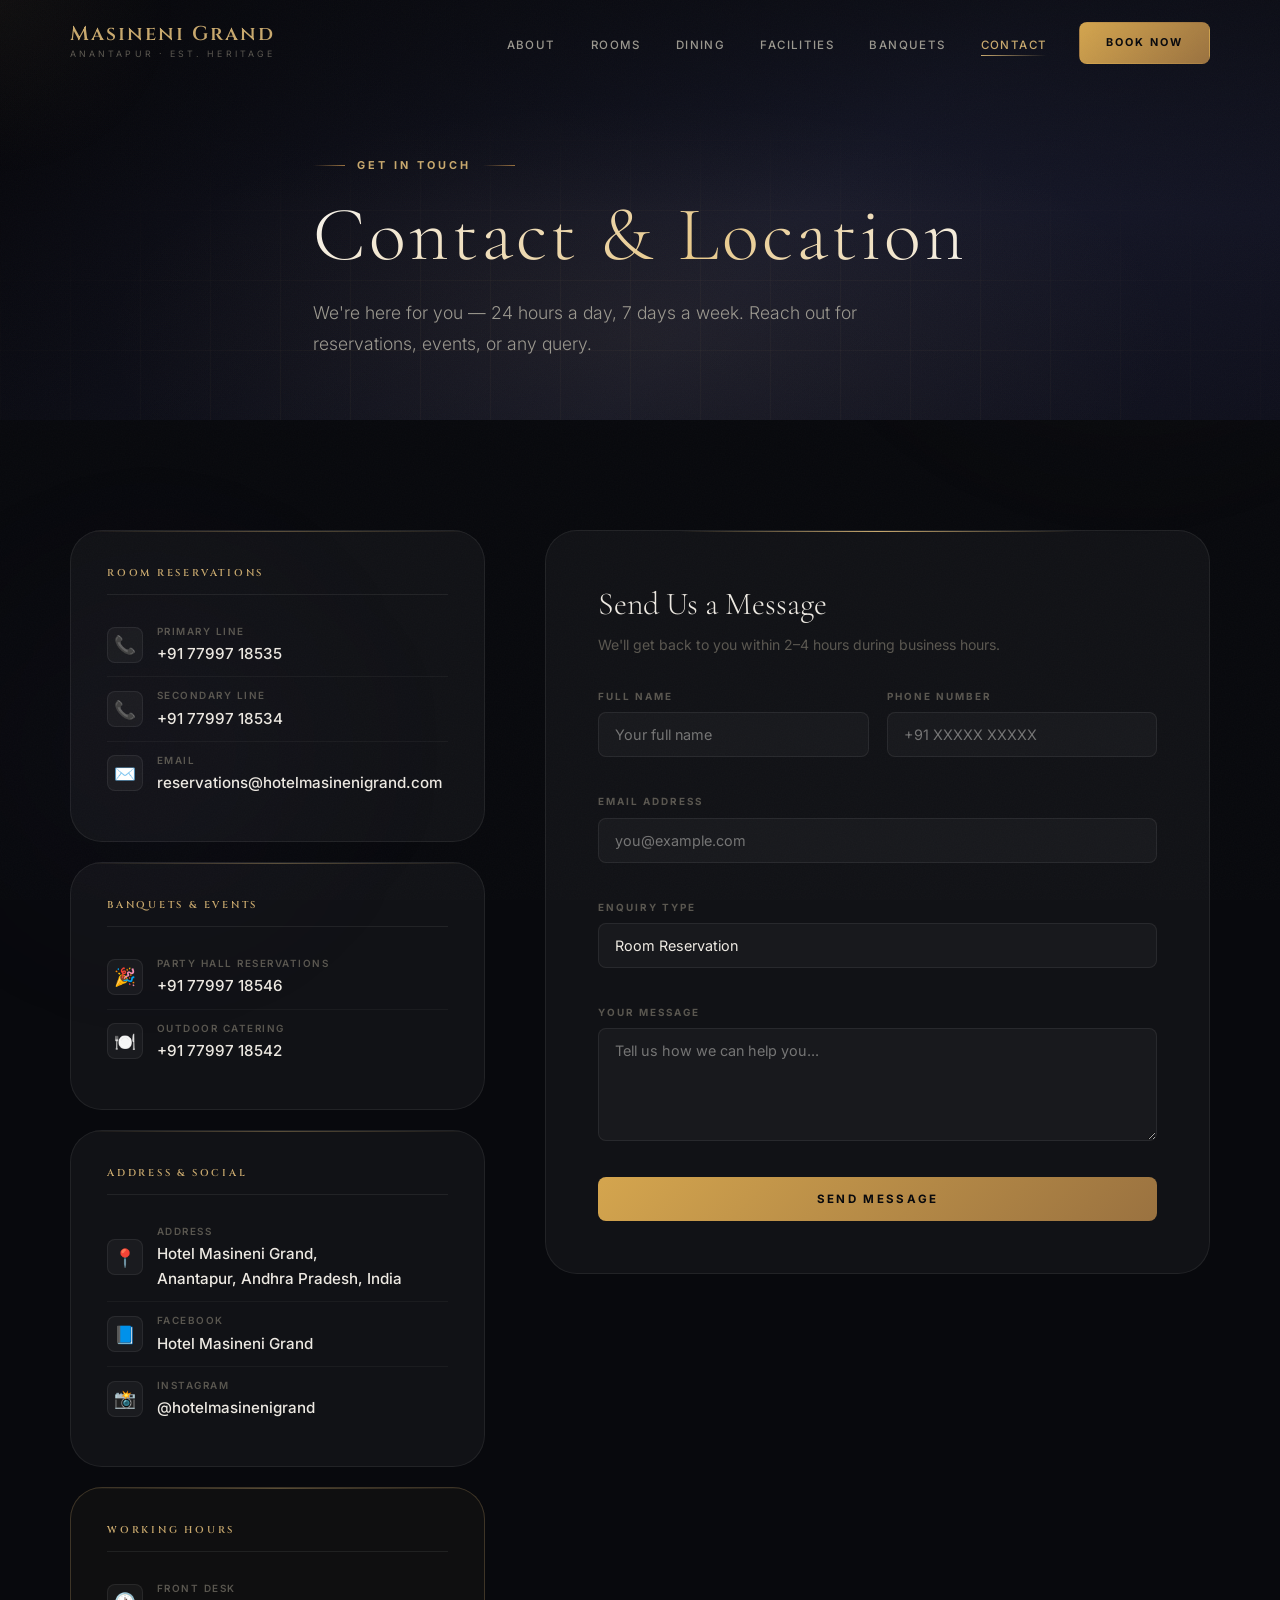
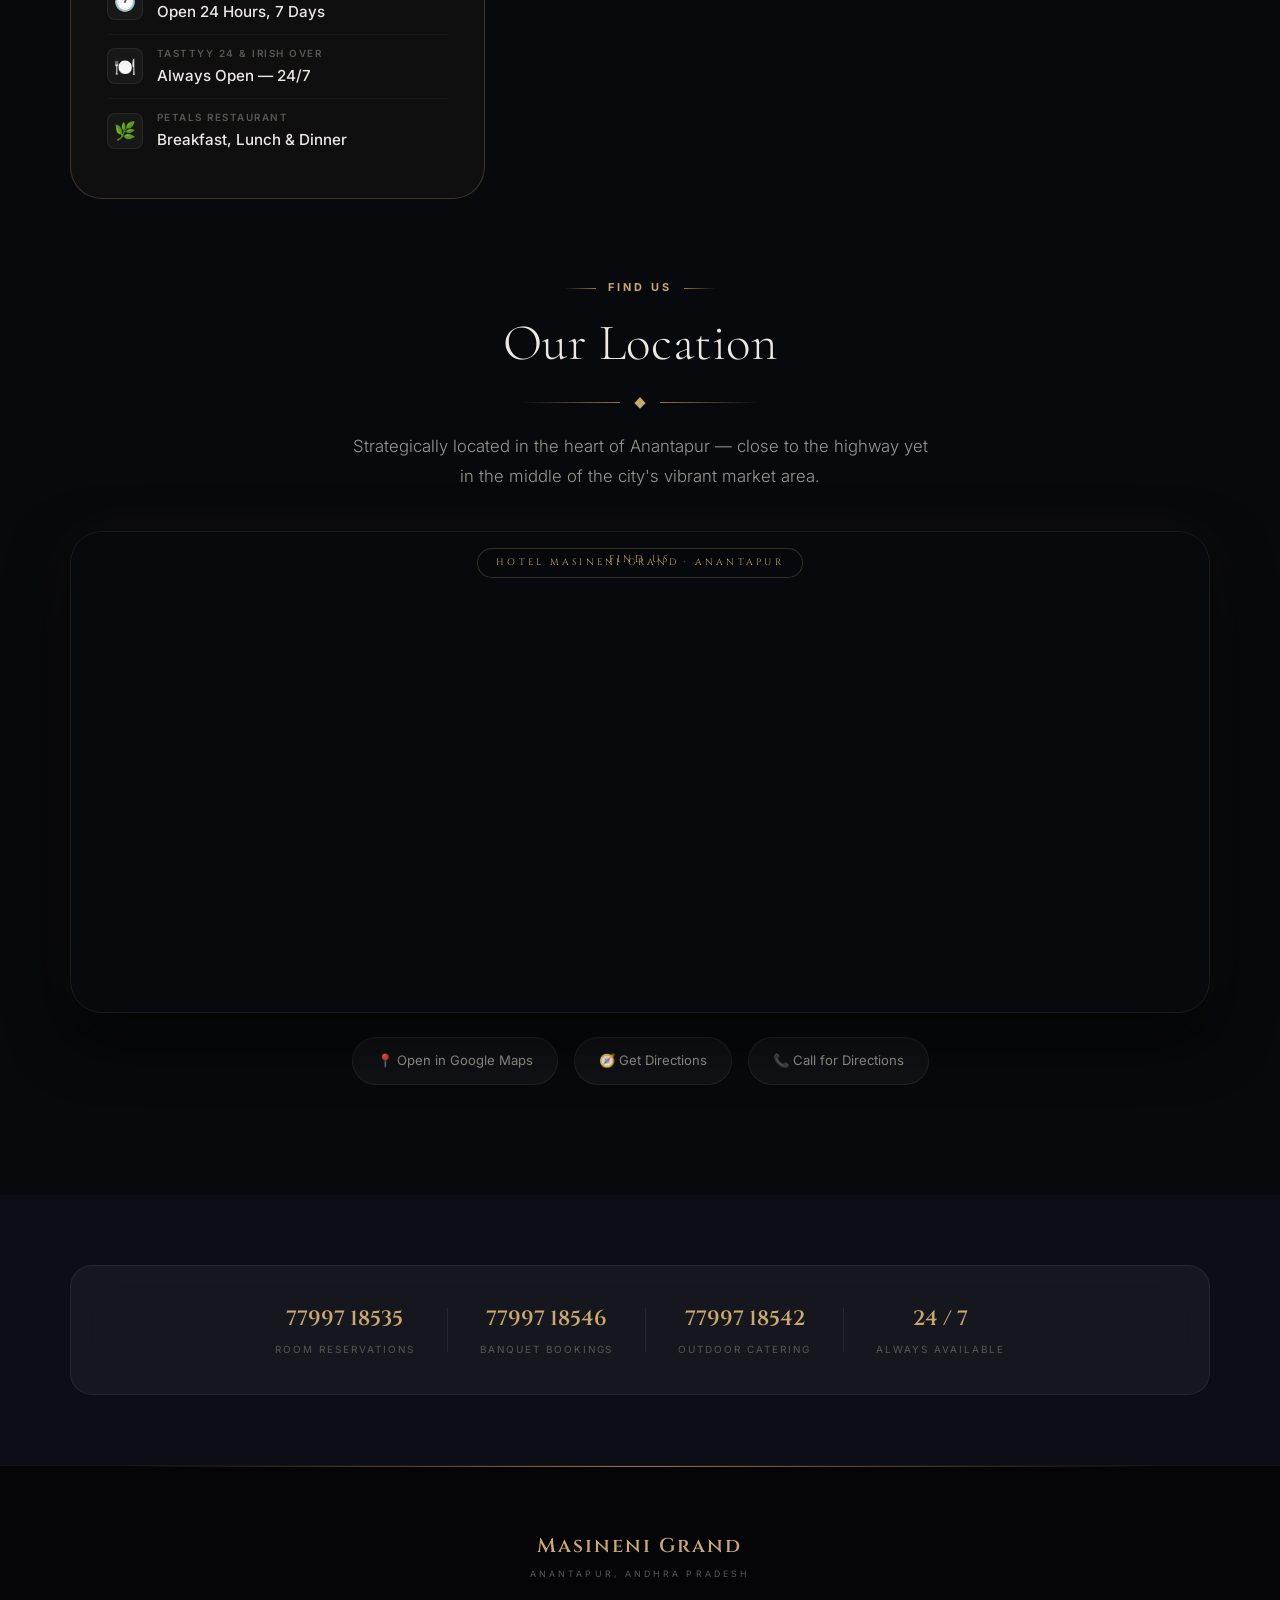
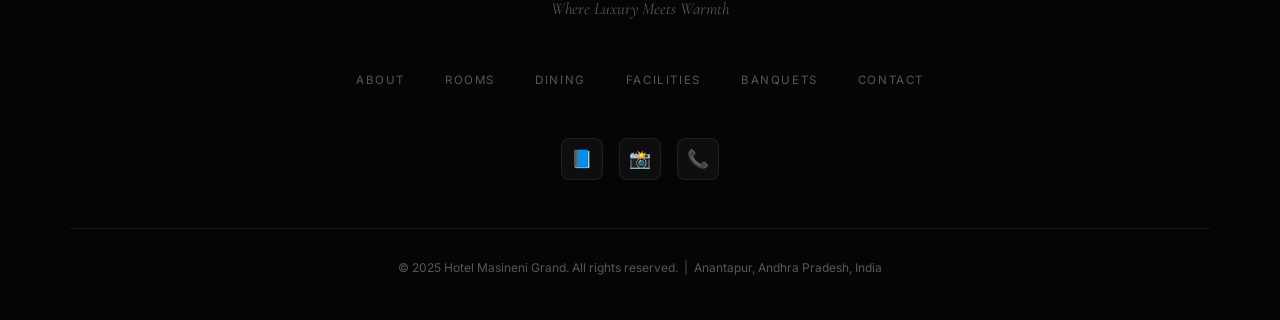
<file: contact-us.html>
<!DOCTYPE html>
<html lang="en">
<head>
  <meta charset="UTF-8" />
  <meta name="viewport" content="width=device-width, initial-scale=1.0" />
  <title>Contact Us — Hotel Masineni Grand, Anantapur</title>
  <meta name="description" content="Contact Hotel Masineni Grand, Anantapur. Reservations: +91 77997 18535. Find us on Google Maps. Email: reservations@hotelmasinenigrand.com" />
  <link rel="stylesheet" href="style.css" />
  <style>
    .contact-grid { display: grid; grid-template-columns: 1fr 1.6fr; gap: 60px; align-items: start; }
    .contact-cards { display: flex; flex-direction: column; gap: 20px; }
    .contact-card-big { padding: 36px; background: var(--glass-4); border: 1px solid var(--glass-border); border-radius: var(--radius-xl); transition: var(--transition-fast); position: relative; overflow: hidden; }
    .contact-card-big::before { content: ''; position: absolute; top: 0; left: 0; right: 0; height: 1px; background: linear-gradient(90deg, transparent, rgba(201,169,110,0.4), transparent); }
    .contact-card-big:hover { border-color: var(--glass-border-gold); }
    .contact-card-big h3 { font-family: 'Cinzel', serif; font-size: 0.62rem; font-weight: 600; letter-spacing: 0.28em; text-transform: uppercase; color: var(--gold); margin-bottom: 18px; padding-bottom: 14px; border-bottom: 1px solid var(--glass-border); }
    .contact-row { display: flex; align-items: center; gap: 14px; padding: 10px 0; border-bottom: 1px solid rgba(255,255,255,0.04); transition: var(--transition-fast); }
    .contact-row:last-child { border-bottom: none; }
    .contact-row:hover { padding-left: 4px; }
    .contact-row-icon { font-size: 1.1rem; width: 36px; height: 36px; background: var(--glass-4); border: 1px solid var(--glass-border); border-radius: var(--radius-sm); display: flex; align-items: center; justify-content: center; flex-shrink: 0; }
    .contact-row-text { flex: 1; }
    .contact-row-label { font-size: 0.62rem; font-weight: 600; letter-spacing: 0.15em; text-transform: uppercase; color: var(--text-muted); margin-bottom: 2px; }
    .contact-row-value { font-size: 0.95rem; color: var(--text-primary); font-weight: 500; transition: var(--transition-fast); }
    a.contact-row:hover .contact-row-value { color: var(--gold); }
    .form-section { background: var(--glass-4); border: 1px solid var(--glass-border); border-radius: var(--radius-xl); padding: 52px; position: relative; overflow: hidden; }
    .form-section::before { content: ''; position: absolute; top: 0; left: 20%; right: 20%; height: 1px; background: linear-gradient(90deg, transparent, var(--gold), transparent); }
    .form-grid { display: grid; grid-template-columns: 1fr 1fr; gap: 18px; }
    .form-grid .full { grid-column: span 2; }
    .maps-section-inner { margin-top: 80px; }
    .maps-header { text-align: center; margin-bottom: 40px; }
    .maps-wrapper { border-radius: var(--radius-xl); overflow: hidden; border: 1px solid var(--glass-border); box-shadow: var(--shadow-lg), 0 0 60px rgba(201,169,110,0.06); position: relative; }
    .maps-wrapper::after { content: 'HOTEL MASINENI GRAND · ANANTAPUR'; position: absolute; top: 16px; left: 50%; transform: translateX(-50%); font-family: 'Cinzel', serif; font-size: 0.58rem; letter-spacing: 0.35em; color: var(--gold); pointer-events: none; background: rgba(8,9,13,0.85); padding: 6px 18px; border-radius: var(--radius-pill); border: 1px solid var(--glass-border-gold); white-space: nowrap; }
    .maps-wrapper iframe { width: 100%; height: 480px; border: none; display: block; filter: invert(92%) hue-rotate(180deg) saturate(0.75) contrast(0.9); }
    .map-directions { display: flex; gap: 16px; justify-content: center; margin-top: 24px; flex-wrap: wrap; }
    .map-dir-btn { display: flex; align-items: center; gap: 8px; padding: 12px 24px; background: var(--glass-4); border: 1px solid var(--glass-border); border-radius: var(--radius-pill); font-size: 0.82rem; color: var(--text-secondary); transition: var(--transition-fast); }
    .map-dir-btn:hover { border-color: var(--glass-border-gold); color: var(--gold); }
    @media (max-width: 900px) { .contact-grid { grid-template-columns: 1fr; } .form-grid { grid-template-columns: 1fr; } .form-grid .full { grid-column: 1; } .form-section { padding: 32px 24px; } }
  </style>
</head>
<body>
  <div class="ambient-orb ambient-orb-1"></div>
  <div class="ambient-orb ambient-orb-2"></div>
  <nav id="navbar">
    <div class="nav-inner">
      <a href="index.html" class="logo"><span class="logo-main">Masineni Grand</span><span class="logo-sub">Anantapur · Est. Heritage</span></a>
      <ul class="nav-links" id="navLinks">
        <li><a href="aboutus.html">About</a></li>
        <li><a href="accommodation.html">Rooms</a></li>
        <li><a href="dining.html">Dining</a></li>
        <li><a href="facilities.html">Facilities</a></li>
        <li><a href="banquets.html">Banquets</a></li>
        <li><a href="contact-us.html" class="active">Contact</a></li>
      </ul>
      <a href="accommodation.html" class="btn-book-nav">Book Now</a>
      <button class="hamburger" id="hamburger"><span></span><span></span><span></span></button>
    </div>
  </nav>

  <section class="page-hero">
    <div class="page-hero-bg"></div>
    <div class="page-hero-grid"></div>
    <div class="page-hero-glow"></div>
    <div class="page-hero-overlay"></div>
    <div class="container">
      <div class="page-hero-content">
        <p class="eyebrow">Get in Touch</p>
        <h1>Contact & Location</h1>
        <p class="page-hero-desc">We're here for you — 24 hours a day, 7 days a week. Reach out for reservations, events, or any query.</p>
      </div>
    </div>
  </section>

  <!-- CONTACT -->
  <section class="section-pad">
    <div class="container">
      <div class="contact-grid">

        <!-- INFO CARDS -->
        <div class="contact-cards reveal-left">
          <div class="contact-card-big">
            <h3>Room Reservations</h3>
            <a href="tel:7799718535" class="contact-row">
              <div class="contact-row-icon">📞</div>
              <div class="contact-row-text"><p class="contact-row-label">Primary Line</p><p class="contact-row-value">+91 77997 18535</p></div>
            </a>
            <a href="tel:7799718534" class="contact-row">
              <div class="contact-row-icon">📞</div>
              <div class="contact-row-text"><p class="contact-row-label">Secondary Line</p><p class="contact-row-value">+91 77997 18534</p></div>
            </a>
            <a href="mailto:reservations@hotelmasinenigrand.com" class="contact-row">
              <div class="contact-row-icon">✉️</div>
              <div class="contact-row-text"><p class="contact-row-label">Email</p><p class="contact-row-value">reservations@hotelmasinenigrand.com</p></div>
            </a>
          </div>

          <div class="contact-card-big">
            <h3>Banquets & Events</h3>
            <a href="tel:7799718546" class="contact-row">
              <div class="contact-row-icon">🎉</div>
              <div class="contact-row-text"><p class="contact-row-label">Party Hall Reservations</p><p class="contact-row-value">+91 77997 18546</p></div>
            </a>
            <a href="tel:7799718542" class="contact-row">
              <div class="contact-row-icon">🍽️</div>
              <div class="contact-row-text"><p class="contact-row-label">Outdoor Catering</p><p class="contact-row-value">+91 77997 18542</p></div>
            </a>
          </div>

          <div class="contact-card-big">
            <h3>Address & Social</h3>
            <div class="contact-row">
              <div class="contact-row-icon">📍</div>
              <div class="contact-row-text"><p class="contact-row-label">Address</p><p class="contact-row-value">Hotel Masineni Grand,<br>Anantapur, Andhra Pradesh, India</p></div>
            </div>
            <a href="https://www.facebook.com/Hotel-Masineni-Grand-944732685580276/" target="_blank" class="contact-row">
              <div class="contact-row-icon">📘</div>
              <div class="contact-row-text"><p class="contact-row-label">Facebook</p><p class="contact-row-value">Hotel Masineni Grand</p></div>
            </a>
            <a href="https://www.instagram.com/hotelmasinenigrand/" target="_blank" class="contact-row">
              <div class="contact-row-icon">📸</div>
              <div class="contact-row-text"><p class="contact-row-label">Instagram</p><p class="contact-row-value">@hotelmasinenigrand</p></div>
            </a>
          </div>

          <div class="contact-card-big" style="background:rgba(201,169,110,0.04);border-color:var(--glass-border-gold);">
            <h3>Working Hours</h3>
            <div class="contact-row">
              <div class="contact-row-icon">🕐</div>
              <div class="contact-row-text"><p class="contact-row-label">Front Desk</p><p class="contact-row-value">Open 24 Hours, 7 Days</p></div>
            </div>
            <div class="contact-row">
              <div class="contact-row-icon">🍽️</div>
              <div class="contact-row-text"><p class="contact-row-label">Tasttyy 24 & Irish Over</p><p class="contact-row-value">Always Open — 24/7</p></div>
            </div>
            <div class="contact-row">
              <div class="contact-row-icon">🌿</div>
              <div class="contact-row-text"><p class="contact-row-label">Petals Restaurant</p><p class="contact-row-value">Breakfast, Lunch & Dinner</p></div>
            </div>
          </div>
        </div>

        <!-- MESSAGE FORM -->
        <div class="form-section reveal-right">
          <h3 style="font-family:'Cormorant Garamond',serif;font-size:2rem;font-weight:300;margin-bottom:0.5rem;">Send Us a Message</h3>
          <p style="color:var(--text-muted);font-size:0.88rem;margin-bottom:2rem;">We'll get back to you within 2–4 hours during business hours.</p>
          <form class="form-grid" onsubmit="handleContact(event)">
            <div class="cf-group"><label>Full Name</label><input type="text" id="cfName" placeholder="Your full name" required /></div>
            <div class="cf-group"><label>Phone Number</label><input type="tel" id="cfPhone" placeholder="+91 XXXXX XXXXX" /></div>
            <div class="cf-group full"><label>Email Address</label><input type="email" id="cfEmail" placeholder="you@example.com" required /></div>
            <div class="cf-group full"><label>Enquiry Type</label>
              <select>
                <option>Room Reservation</option>
                <option>Banquet / Event</option>
                <option>Dining Reservation</option>
                <option>Feedback</option>
                <option>Other</option>
              </select>
            </div>
            <div class="cf-group full"><label>Your Message</label><textarea id="cfMsg" rows="5" placeholder="Tell us how we can help you..." required></textarea></div>
            <div class="full"><button type="submit" class="btn-primary full-width">Send Message</button></div>
          </form>
        </div>

      </div>

      <!-- MAPS -->
      <div class="maps-section-inner reveal">
        <div class="maps-header">
          <p class="eyebrow centered">Find Us</p>
          <h2>Our Location</h2>
          <div class="gold-rule"><div class="gold-rule-diamond"></div></div>
          <p class="section-desc">Strategically located in the heart of Anantapur — close to the highway yet in the middle of the city's vibrant market area.</p>
        </div>
        <div class="maps-wrapper">
          <iframe
            src="https://maps.google.com/maps?q=Hotel+Masineni+Grand,+Anantapur,+Andhra+Pradesh&t=&z=15&ie=UTF8&iwloc=&output=embed"
            allowfullscreen=""
            loading="lazy"
            referrerpolicy="no-referrer-when-downgrade"
            title="Hotel Masineni Grand Location"
          ></iframe>
        </div>
        <div class="map-directions">
          <a href="https://www.google.com/maps/search/Hotel+Masineni+Grand+Anantapur" target="_blank" class="map-dir-btn">
            📍 Open in Google Maps
          </a>
          <a href="https://www.google.com/maps/dir//Hotel+Masineni+Grand+Anantapur" target="_blank" class="map-dir-btn">
            🧭 Get Directions
          </a>
          <a href="tel:7799718535" class="map-dir-btn">
            📞 Call for Directions
          </a>
        </div>
      </div>
    </div>
  </section>

  <!-- QUICK CONTACT STRIP -->
  <section class="section-pad-sm bg-dark">
    <div class="container">
      <div class="hero-stats" style="position:static;background:var(--glass-4);border:1px solid var(--glass-border);border-radius:var(--radius-lg);backdrop-filter:blur(20px);padding:36px 2rem;" class="reveal">
        <div class="stat" style="padding:0 2rem;">
          <a href="tel:7799718535" style="font-family:'Cinzel',serif;font-size:1.3rem;font-weight:600;color:var(--gold);">77997 18535</a>
          <span class="stat-label">Room Reservations</span>
        </div>
        <div class="stat-divider"></div>
        <div class="stat" style="padding:0 2rem;">
          <a href="tel:7799718546" style="font-family:'Cinzel',serif;font-size:1.3rem;font-weight:600;color:var(--gold);">77997 18546</a>
          <span class="stat-label">Banquet Bookings</span>
        </div>
        <div class="stat-divider"></div>
        <div class="stat" style="padding:0 2rem;">
          <a href="tel:7799718542" style="font-family:'Cinzel',serif;font-size:1.3rem;font-weight:600;color:var(--gold);">77997 18542</a>
          <span class="stat-label">Outdoor Catering</span>
        </div>
        <div class="stat-divider"></div>
        <div class="stat" style="padding:0 2rem;">
          <span style="font-family:'Cinzel',serif;font-size:1.3rem;font-weight:600;color:var(--gold);">24 / 7</span>
          <span class="stat-label">Always Available</span>
        </div>
      </div>
    </div>
  </section>

  <footer id="footer">
    <div class="container footer-inner">
      <div class="footer-brand"><span class="logo-main">Masineni Grand</span><span class="logo-sub">Anantapur, Andhra Pradesh</span><p class="footer-tagline">Where Luxury Meets Warmth</p></div>
      <nav class="footer-nav"><a href="aboutus.html">About</a><a href="accommodation.html">Rooms</a><a href="dining.html">Dining</a><a href="facilities.html">Facilities</a><a href="banquets.html">Banquets</a><a href="contact-us.html">Contact</a></nav>
      <div class="footer-socials"><a href="https://www.facebook.com/Hotel-Masineni-Grand-944732685580276/" target="_blank" class="social-icon">📘</a><a href="https://www.instagram.com/hotelmasinenigrand/" target="_blank" class="social-icon">📸</a><a href="tel:7799718535" class="social-icon">📞</a></div>
      <div class="footer-bottom"><p>© 2025 Hotel Masineni Grand. All rights reserved. &nbsp;|&nbsp; Anantapur, Andhra Pradesh, India</p></div>
    </div>
  </footer>

  <div class="modal-overlay" id="modalOverlay">
    <div class="modal-box">
      <div class="modal-icon">✅</div>
      <h3 id="modalTitle">Message Sent!</h3>
      <p id="modalMsg">Thank you! We'll get back to you within 2–4 hours.</p>
      <button class="btn-primary" onclick="closeModal()">Done</button>
    </div>
  </div>
  <script src="script.js"></script>
</body>
</html>
</file>
<file: style.css>
/* ========================================
   HOTEL MASINENI GRAND
   Ultra-Luxury Design System
   ======================================== */

@import url('https://fonts.googleapis.com/css2?family=Cormorant+Garamond:ital,wght@0,300;0,400;0,600;0,700;1,300;1,400;1,600&family=Inter:wght@300;400;500;600;700&family=Cinzel:wght@400;600;700&display=swap');

/* ── DESIGN TOKENS ── */
:root {
  /* Gold Palette */
  --gold-50:  #fdf8ee;
  --gold-100: #f5e9c8;
  --gold-200: #edd59f;
  --gold-300: #e0bb72;
  --gold-400: #d4a54e;  /* main gold */
  --gold-500: #c9a96e;
  --gold-600: #b8924a;
  --gold-700: #9a7240;
  --gold-800: #7a5630;
  --gold-900: #5c3d1e;
  --gold:     #c9a96e;
  --gold-light: #e8c98a;
  --gold-dark:  #9a7240;
  --gold-glow:  rgba(201, 169, 110, 0.18);

  /* Dark Palette */
  --void:     #050508;
  --midnight: #08090d;
  --dark-1:   #0d0e15;
  --dark-2:   #111220;
  --dark-3:   #161829;
  --dark-4:   #1d1f35;
  --dark-5:   #252840;

  /* Glass System */
  --glass-2:  rgba(255,255,255,0.02);
  --glass-4:  rgba(255,255,255,0.04);
  --glass-6:  rgba(255,255,255,0.06);
  --glass-8:  rgba(255,255,255,0.08);
  --glass-10: rgba(255,255,255,0.10);
  --glass-border:       rgba(255,255,255,0.07);
  --glass-border-gold:  rgba(201,169,110,0.25);
  --glass-border-hover: rgba(201,169,110,0.4);

  /* Text */
  --text-white:   #f8f5f0;
  --text-primary: #ede9e2;
  --text-secondary: #9b988f;
  --text-muted:   #5a5750;
  --text-dim:     #3a3830;

  /* Accents */
  --accent-rose:   #c9606e;
  --accent-purple: #7c5cbf;
  --accent-teal:   #3d9e8c;

  /* Shadows */
  --shadow-sm:   0 2px 12px rgba(0,0,0,0.4);
  --shadow-md:   0 8px 32px rgba(0,0,0,0.5);
  --shadow-lg:   0 24px 60px rgba(0,0,0,0.7);
  --shadow-gold: 0 0 60px rgba(201,169,110,0.15);
  --shadow-glow: 0 0 100px rgba(201,169,110,0.08);

  /* Borders */
  --radius-xs: 4px;
  --radius-sm: 8px;
  --radius-md: 14px;
  --radius-lg: 22px;
  --radius-xl: 32px;
  --radius-pill: 100px;

  /* Transitions */
  --ease:       cubic-bezier(0.25, 0.46, 0.45, 0.94);
  --ease-out:   cubic-bezier(0.00, 0.00, 0.25, 1.00);
  --ease-spring: cubic-bezier(0.34, 1.56, 0.64, 1);
  --t-fast: 0.18s;
  --t-mid:  0.38s;
  --t-slow: 0.7s;
  --transition: all var(--t-mid) var(--ease);
  --transition-fast: all var(--t-fast) var(--ease);
}

/* ── RESET ── */
*, *::before, *::after { box-sizing: border-box; margin: 0; padding: 0; }
html { scroll-behavior: smooth; scroll-padding-top: 88px; font-size: 16px; }
body {
  font-family: 'Inter', sans-serif;
  background: var(--midnight);
  color: var(--text-primary);
  overflow-x: hidden;
  line-height: 1.65;
  -webkit-font-smoothing: antialiased;
}
img, video { max-width: 100%; display: block; }
a { text-decoration: none; color: inherit; }
ul { list-style: none; }
button { cursor: pointer; font-family: inherit; }

/* ── GRAIN OVERLAY ── */
body::before {
  content: '';
  position: fixed; inset: 0;
  background-image: url("data:image/svg+xml,%3Csvg xmlns='http://www.w3.org/2000/svg' width='300' height='300'%3E%3Cfilter id='n'%3E%3CfeTurbulence type='fractalNoise' baseFrequency='0.75' numOctaves='4' stitchTiles='stitch'/%3E%3C/filter%3E%3Crect width='300' height='300' filter='url(%23n)' opacity='1'/%3E%3C/svg%3E");
  opacity: 0.025;
  pointer-events: none;
  z-index: 9999;
}

/* Ambient gradient */
.ambient-orb {
  position: fixed;
  border-radius: 50%;
  pointer-events: none;
  z-index: 0;
  filter: blur(80px);
}
.ambient-orb-1 {
  width: 700px; height: 700px;
  background: radial-gradient(circle, rgba(201,169,110,0.05) 0%, transparent 70%);
  top: -200px; right: -200px;
}
.ambient-orb-2 {
  width: 500px; height: 500px;
  background: radial-gradient(circle, rgba(124,92,191,0.04) 0%, transparent 70%);
  bottom: -100px; left: -100px;
}

/* ── SCROLLBAR ── */
::-webkit-scrollbar { width: 5px; }
::-webkit-scrollbar-track { background: var(--dark-1); }
::-webkit-scrollbar-thumb { background: linear-gradient(180deg, var(--gold-dark), var(--gold-800)); border-radius: 3px; }

/* ── TYPOGRAPHY ── */
h1 {
  font-family: 'Cinzel', serif;
  font-size: clamp(2.5rem, 6vw, 5.5rem);
  font-weight: 400;
  letter-spacing: 0.04em;
  line-height: 1.15;
}
h2 {
  font-family: 'Cormorant Garamond', serif;
  font-size: clamp(2rem, 4vw, 3.6rem);
  font-weight: 300;
  letter-spacing: 0.01em;
  line-height: 1.2;
}
h3 {
  font-family: 'Cormorant Garamond', serif;
  font-size: clamp(1.3rem, 2vw, 1.7rem);
  font-weight: 400;
  line-height: 1.3;
}
h4 {
  font-family: 'Inter', sans-serif;
  font-size: 1rem;
  font-weight: 600;
  letter-spacing: 0.02em;
}

.eyebrow {
  font-family: 'Inter', sans-serif;
  font-size: 0.68rem;
  font-weight: 700;
  letter-spacing: 0.28em;
  text-transform: uppercase;
  color: var(--gold);
  margin-bottom: 1rem;
  display: flex;
  align-items: center;
  gap: 12px;
}
.eyebrow::before, .eyebrow::after {
  content: '';
  display: block;
  height: 1px;
  background: linear-gradient(90deg, transparent, var(--gold-dark));
  flex: 0 0 32px;
}
.eyebrow.centered { justify-content: center; }
.eyebrow.centered::after { background: linear-gradient(270deg, transparent, var(--gold-dark)); }

.body-text { color: var(--text-secondary); font-size: 1rem; line-height: 1.8; margin-bottom: 1rem; font-weight: 300; }

/* ── LAYOUT ── */
.container { max-width: 1220px; margin: 0 auto; padding: 0 2.5rem; }
.section-pad { padding: 110px 0; position: relative; }
.section-pad-sm { padding: 70px 0; position: relative; }

.bg-void    { background: var(--void); }
.bg-dark    { background: var(--dark-1); }
.bg-dark-2  { background: var(--dark-2); }

.section-header {
  text-align: center;
  margin-bottom: 72px;
}
.section-header .eyebrow { margin-bottom: 1.2rem; }
.section-header h2 { margin-bottom: 1.2rem; }
.section-desc {
  color: var(--text-secondary);
  max-width: 580px;
  margin: 0 auto;
  font-size: 1.05rem;
  font-weight: 300;
  line-height: 1.8;
}

/* Gold rule divider */
.gold-rule {
  display: flex;
  align-items: center;
  gap: 16px;
  margin: 24px auto;
  max-width: 240px;
  justify-content: center;
}
.gold-rule::before, .gold-rule::after {
  content: '';
  flex: 1;
  height: 1px;
  background: linear-gradient(90deg, transparent, var(--gold-dark));
}
.gold-rule::after { background: linear-gradient(270deg, transparent, var(--gold-dark)); }
.gold-rule-diamond {
  width: 8px; height: 8px;
  background: var(--gold);
  transform: rotate(45deg);
  flex-shrink: 0;
}

/* ── BUTTONS ── */
.btn-primary {
  display: inline-flex;
  align-items: center;
  gap: 8px;
  padding: 15px 36px;
  background: linear-gradient(135deg, var(--gold-400) 0%, var(--gold-700) 100%);
  color: var(--midnight);
  font-size: 0.72rem;
  font-weight: 700;
  letter-spacing: 0.2em;
  text-transform: uppercase;
  border: none;
  border-radius: var(--radius-sm);
  position: relative;
  overflow: hidden;
  transition: var(--transition);
  white-space: nowrap;
}
.btn-primary::before {
  content: '';
  position: absolute; inset: 0;
  background: linear-gradient(135deg, var(--gold-light) 0%, var(--gold) 100%);
  opacity: 0;
  transition: var(--transition);
}
.btn-primary:hover {
  transform: translateY(-3px);
  box-shadow: 0 16px 48px rgba(201,169,110,0.4), 0 4px 12px rgba(0,0,0,0.3);
}
.btn-primary:hover::before { opacity: 1; }
.btn-primary > * { position: relative; }

.btn-ghost {
  display: inline-flex;
  align-items: center;
  gap: 8px;
  padding: 15px 36px;
  background: transparent;
  color: var(--text-primary);
  font-size: 0.72rem;
  font-weight: 600;
  letter-spacing: 0.2em;
  text-transform: uppercase;
  border: 1px solid var(--glass-border);
  border-radius: var(--radius-sm);
  transition: var(--transition);
  backdrop-filter: blur(12px);
}
.btn-ghost:hover {
  border-color: var(--gold);
  color: var(--gold);
  background: rgba(201,169,110,0.06);
  transform: translateY(-3px);
}

.btn-outline {
  display: inline-flex;
  align-items: center;
  gap: 8px;
  padding: 11px 26px;
  background: transparent;
  color: var(--gold);
  font-size: 0.7rem;
  font-weight: 700;
  letter-spacing: 0.15em;
  text-transform: uppercase;
  border: 1px solid var(--glass-border-gold);
  border-radius: var(--radius-sm);
  transition: var(--transition);
}
.btn-outline:hover {
  background: linear-gradient(135deg, var(--gold-400), var(--gold-700));
  color: var(--midnight);
  border-color: transparent;
  transform: translateY(-2px);
  box-shadow: 0 8px 24px rgba(201,169,110,0.3);
}

.full-width { width: 100%; justify-content: center; }

/* ── NAVBAR ── */
#navbar {
  position: fixed;
  top: 0; left: 0; right: 0;
  z-index: 1000;
  padding: 22px 0;
  transition: var(--transition);
}
#navbar.scrolled {
  background: rgba(8,9,13,0.92);
  backdrop-filter: blur(24px);
  -webkit-backdrop-filter: blur(24px);
  border-bottom: 1px solid var(--glass-border);
  box-shadow: 0 8px 40px rgba(0,0,0,0.5);
  padding: 14px 0;
}
.nav-inner {
  max-width: 1220px; margin: 0 auto; padding: 0 2.5rem;
  display: flex; align-items: center; gap: 2rem;
}
.logo { display: flex; flex-direction: column; margin-right: auto; }
.logo-main {
  font-family: 'Cinzel', serif;
  font-size: 1.25rem;
  font-weight: 600;
  color: var(--gold);
  letter-spacing: 0.1em;
  line-height: 1;
}
.logo-sub {
  font-size: 0.55rem;
  letter-spacing: 0.35em;
  text-transform: uppercase;
  color: var(--text-muted);
  margin-top: 3px;
}
.nav-links {
  display: flex;
  align-items: center;
  gap: 2.2rem;
}
.nav-links a {
  font-size: 0.72rem;
  font-weight: 500;
  letter-spacing: 0.12em;
  color: var(--text-secondary);
  text-transform: uppercase;
  position: relative;
  transition: var(--transition-fast);
}
.nav-links a::after {
  content: '';
  position: absolute;
  bottom: -4px; left: 0;
  width: 0; height: 1px;
  background: linear-gradient(90deg, var(--gold), transparent);
  transition: var(--transition-fast);
}
.nav-links a:hover, .nav-links a.active { color: var(--gold); }
.nav-links a:hover::after, .nav-links a.active::after { width: 100%; }

.btn-book-nav {
  padding: 11px 26px;
  background: linear-gradient(135deg, var(--gold-400) 0%, var(--gold-700) 100%);
  color: var(--midnight);
  font-size: 0.68rem;
  font-weight: 700;
  letter-spacing: 0.18em;
  text-transform: uppercase;
  border-radius: var(--radius-sm);
  transition: var(--transition);
  white-space: nowrap;
  border: 1px solid transparent;
}
.btn-book-nav:hover {
  transform: translateY(-2px);
  box-shadow: 0 8px 28px rgba(201,169,110,0.35);
}

.hamburger {
  display: none; flex-direction: column; gap: 5px;
  background: none; border: none; padding: 4px;
}
.hamburger span {
  display: block; width: 22px; height: 1.5px;
  background: var(--text-primary); border-radius: 2px;
  transition: var(--transition-fast);
}

/* ── PAGE HERO BANNER ── */
.page-hero {
  min-height: 420px;
  display: flex;
  align-items: flex-end;
  position: relative;
  overflow: hidden;
  padding: 80px 0 60px;
}
.page-hero-bg {
  position: absolute; inset: 0;
  background: linear-gradient(135deg, var(--void) 0%, var(--dark-3) 60%, var(--dark-2) 100%);
}
.page-hero-grid {
  position: absolute; inset: 0;
  background-image:
    linear-gradient(rgba(201,169,110,0.05) 1px, transparent 1px),
    linear-gradient(90deg, rgba(201,169,110,0.05) 1px, transparent 1px);
  background-size: 70px 70px;
  mask-image: radial-gradient(ellipse 80% 100% at 50% 100%, black 30%, transparent 80%);
  animation: gridDrift 25s linear infinite;
}
@keyframes gridDrift {
  0% { transform: translateY(0); }
  100% { transform: translateY(70px); }
}
.page-hero-glow {
  position: absolute; inset: 0;
  background: radial-gradient(ellipse 60% 80% at 50% 80%, rgba(201,169,110,0.08) 0%, transparent 70%);
}
.page-hero-overlay {
  position: absolute; inset: 0;
  background: linear-gradient(180deg, rgba(8,9,13,0.6) 0%, transparent 50%, rgba(8,9,13,0.2) 100%);
}
.page-hero-content {
  position: relative; z-index: 1;
  max-width: 800px;
}
.page-hero-content .eyebrow { margin-bottom: 1rem; }
.page-hero-content h1 {
  font-family: 'Cormorant Garamond', serif;
  font-size: clamp(2.8rem, 6vw, 5rem);
  font-weight: 300;
  margin-bottom: 1.2rem;
  background: linear-gradient(135deg, var(--text-white) 0%, var(--gold-light) 60%, var(--text-white) 100%);
  -webkit-background-clip: text;
  -webkit-text-fill-color: transparent;
  background-clip: text;
}
.page-hero-desc {
  font-size: 1.1rem;
  color: var(--text-secondary);
  font-weight: 300;
  line-height: 1.75;
  max-width: 560px;
}

/* ── HOMEPAGE HERO ── */
#hero {
  position: relative;
  height: 100vh; min-height: 720px;
  display: flex; flex-direction: column;
  align-items: center; justify-content: center;
  overflow: hidden;
}
.hero-bg {
  position: absolute; inset: 0;
  background: linear-gradient(160deg, var(--void) 0%, var(--dark-2) 50%, var(--dark-1) 100%);
}
.hero-bg::before {
  content: '';
  position: absolute; inset: 0;
  background-image:
    linear-gradient(rgba(201,169,110,0.055) 1px, transparent 1px),
    linear-gradient(90deg, rgba(201,169,110,0.055) 1px, transparent 1px);
  background-size: 80px 80px;
  mask-image: radial-gradient(ellipse 80% 70% at 50% 50%, black 0%, transparent 80%);
  animation: gridMove 22s linear infinite;
}
@keyframes gridMove {
  0% { transform: translateY(0); }
  100% { transform: translateY(80px); }
}
.hero-bg::after {
  content: '';
  position: absolute;
  width: 900px; height: 900px;
  background: radial-gradient(circle, rgba(201,169,110,0.07) 0%, transparent 65%);
  top: 50%; left: 50%;
  transform: translate(-50%, -50%);
  border-radius: 50%;
  animation: orbBreath 7s ease-in-out infinite;
}
@keyframes orbBreath {
  0%, 100% { transform: translate(-50%,-50%) scale(1); opacity: 0.6; }
  50% { transform: translate(-50%,-53%) scale(1.12); opacity: 1; }
}
.hero-overlay {
  position: absolute; inset: 0; z-index: 1;
  background: linear-gradient(180deg, rgba(8,9,13,0.25) 0%, transparent 45%, rgba(8,9,13,0.85) 100%);
}
.hero-content {
  position: relative; z-index: 2;
  text-align: center; padding: 0 2rem;
  animation: fadeUp 1.2s var(--ease) forwards;
}
@keyframes fadeUp {
  from { opacity: 0; transform: translateY(40px); }
  to { opacity: 1; transform: translateY(0); }
}
.hero-eyebrow {
  font-family: 'Cinzel', serif;
  font-size: 0.65rem;
  font-weight: 400;
  letter-spacing: 0.5em;
  text-transform: uppercase;
  color: var(--gold);
  margin-bottom: 2rem;
  opacity: 0;
  animation: fadeUp 1s 0.2s var(--ease) forwards;
}
.hero-content h1 {
  background: linear-gradient(135deg, var(--text-white) 0%, var(--gold-light) 40%, var(--gold-300) 60%, var(--text-white) 100%);
  -webkit-background-clip: text;
  -webkit-text-fill-color: transparent;
  background-clip: text;
  background-size: 200% 200%;
  animation: fadeUp 1s 0.4s var(--ease) forwards, shimmerText 6s 1.5s ease-in-out infinite;
  opacity: 0;
  margin-bottom: 0.5rem;
}
@keyframes shimmerText {
  0%, 100% { background-position: 0% 50%; }
  50% { background-position: 100% 50%; }
}
.hero-subtitle {
  font-family: 'Cormorant Garamond', serif;
  font-size: clamp(1.2rem, 2.5vw, 1.8rem);
  font-style: italic;
  color: var(--gold-600);
  margin-bottom: 1rem;
  opacity: 0;
  animation: fadeUp 1s 0.55s var(--ease) forwards;
}
.hero-tagline {
  font-size: clamp(0.9rem, 1.5vw, 1.1rem);
  color: var(--text-secondary);
  margin-bottom: 3rem;
  font-weight: 300;
  letter-spacing: 0.05em;
  opacity: 0;
  animation: fadeUp 1s 0.7s var(--ease) forwards;
}
.hero-cta {
  display: flex; gap: 1.25rem;
  justify-content: center; flex-wrap: wrap;
  opacity: 0;
  animation: fadeUp 1s 0.9s var(--ease) forwards;
}
.hero-scroll {
  position: absolute; bottom: 130px; left: 50%;
  transform: translateX(-50%);
  z-index: 2;
  display: flex; flex-direction: column; align-items: center; gap: 8px;
  opacity: 0;
  animation: fadeUp 1s 1.3s var(--ease) forwards;
}
.hero-scroll span {
  font-size: 0.6rem; letter-spacing: 0.3em;
  text-transform: uppercase; color: var(--text-muted);
}
.scroll-line {
  width: 1px; height: 44px;
  background: linear-gradient(180deg, var(--gold), transparent);
  animation: scrollAnim 2.2s ease-in-out infinite;
}
@keyframes scrollAnim {
  0%, 100% { transform: scaleY(1) translateY(0); opacity: 1; }
  50% { transform: scaleY(0.6) translateY(8px); opacity: 0.4; }
}

/* HERO STATS */
.hero-stats {
  position: absolute; bottom: 0; left: 0; right: 0; z-index: 2;
  display: flex; justify-content: center; align-items: center;
  padding: 28px 2rem;
  background: rgba(5,5,8,0.7);
  backdrop-filter: blur(24px);
  -webkit-backdrop-filter: blur(24px);
  border-top: 1px solid var(--glass-border);
}
.stat { display: flex; flex-direction: column; align-items: center; padding: 0 3.5rem; }
.stat-num {
  font-family: 'Cinzel', serif;
  font-size: 2.2rem; font-weight: 600;
  color: var(--gold); line-height: 1;
  background: linear-gradient(135deg, var(--gold-light), var(--gold-dark));
  -webkit-background-clip: text;
  -webkit-text-fill-color: transparent;
  background-clip: text;
}
.stat-label {
  font-size: 0.62rem; letter-spacing: 0.2em;
  text-transform: uppercase; color: var(--text-muted); margin-top: 5px;
}
.stat-divider { width: 1px; height: 44px; background: var(--glass-border); }

/* ── BOOKING BAR ── */
#booking { position: relative; z-index: 10; padding: 0 2.5rem; }
.booking-bar {
  max-width: 1100px; margin: -55px auto 0;
  padding: 44px 52px;
  background: rgba(13,14,21,0.9);
  backdrop-filter: blur(28px);
  -webkit-backdrop-filter: blur(28px);
  border: 1px solid var(--glass-border);
  border-radius: var(--radius-lg);
  box-shadow: var(--shadow-lg), var(--shadow-gold);
  position: relative; overflow: hidden;
}
.booking-bar::before {
  content: '';
  position: absolute; top: 0; left: 15%; right: 15%; height: 1px;
  background: linear-gradient(90deg, transparent, var(--gold), transparent);
}
.booking-bar::after {
  content: '';
  position: absolute; bottom: 0; left: 20%; right: 20%; height: 1px;
  background: linear-gradient(90deg, transparent, rgba(201,169,110,0.2), transparent);
}
.booking-title {
  font-family: 'Cinzel', serif;
  font-size: 0.65rem; font-weight: 600;
  letter-spacing: 0.28em; text-transform: uppercase;
  color: var(--gold); margin-bottom: 28px;
}
.booking-form {
  display: grid;
  grid-template-columns: 1fr 1fr 1fr 1fr auto;
  gap: 16px; align-items: end;
}
.form-group { display: flex; flex-direction: column; gap: 8px; }
.form-group label {
  font-size: 0.62rem; font-weight: 600;
  letter-spacing: 0.2em; text-transform: uppercase;
  color: var(--text-muted);
}
input, select, textarea {
  background: rgba(255,255,255,0.03);
  border: 1px solid var(--glass-border);
  border-radius: var(--radius-sm);
  padding: 13px 16px;
  color: var(--text-primary);
  font-family: 'Inter', sans-serif;
  font-size: 0.9rem;
  transition: var(--transition-fast);
  width: 100%;
  appearance: none; -webkit-appearance: none;
}
input:focus, select:focus, textarea:focus {
  outline: none;
  border-color: var(--gold-dark);
  background: rgba(201,169,110,0.04);
  box-shadow: 0 0 0 3px rgba(201,169,110,0.07);
}
input[type="date"]::-webkit-calendar-picker-indicator { filter: invert(0.5); cursor: pointer; }
select option { background: var(--dark-2); color: var(--text-primary); }
.book-btn { white-space: nowrap; height: 48px; padding: 0 32px; }

/* ── ABOUT SECTION (home) ── */
.split-layout {
  display: grid; grid-template-columns: 1fr 1fr;
  gap: 90px; align-items: center;
}
.split-text h2 { margin-bottom: 1.2rem; }
.about-highlights { margin-top: 2rem; display: flex; flex-direction: column; gap: 14px; }
.highlight-item {
  display: flex; align-items: center; gap: 14px;
  font-size: 0.9rem; color: var(--text-secondary);
  padding: 12px 16px;
  background: var(--glass-4);
  border: 1px solid var(--glass-border);
  border-radius: var(--radius-md);
  transition: var(--transition-fast);
}
.highlight-item:hover {
  border-color: var(--glass-border-gold);
  background: rgba(201,169,110,0.04);
}
.highlight-icon {
  font-size: 1.1rem; color: var(--gold);
  width: 28px; text-align: center;
}
.about-img-grid {
  display: grid;
  grid-template-columns: 1fr 1fr;
  grid-template-rows: 220px 220px;
  gap: 14px;
}
.about-img-card {
  border-radius: var(--radius-md);
  overflow: hidden; transition: var(--transition);
  border: 1px solid var(--glass-border);
  display: flex; align-items: center; justify-content: center;
}
.about-img-card:hover {
  transform: scale(1.03);
  border-color: var(--glass-border-gold);
  box-shadow: 0 16px 40px rgba(0,0,0,0.5);
}
.img-tall { grid-row: span 2; }
.placeholder-icon { font-size: 3.5rem; opacity: 0.45; }

/* ── ROOM CARDS ── */
.rooms-grid { display: grid; grid-template-columns: repeat(3, 1fr); gap: 28px; }

.room-card {
  background: var(--glass-4);
  border: 1px solid var(--glass-border);
  border-radius: var(--radius-lg);
  overflow: hidden;
  transition: var(--transition);
  position: relative;
}
.room-card::after {
  content: '';
  position: absolute; inset: 0;
  box-shadow: inset 0 0 0 1px rgba(201,169,110,0);
  border-radius: var(--radius-lg);
  transition: var(--transition);
}
.room-card:hover {
  transform: translateY(-10px);
  box-shadow: var(--shadow-lg), 0 0 50px rgba(201,169,110,0.1);
}
.room-card:hover::after { box-shadow: inset 0 0 0 1px rgba(201,169,110,0.3); }
.featured-room {
  border-color: var(--glass-border-gold);
  box-shadow: 0 0 50px rgba(201,169,110,0.12);
}
.room-img {
  height: 240px;
  display: flex; align-items: center; justify-content: center;
  position: relative; overflow: hidden;
}
.room-img::after {
  content: '';
  position: absolute; bottom: 0; left: 0; right: 0; height: 80px;
  background: linear-gradient(180deg, transparent, rgba(0,0,0,0.5));
}
.room-img-icon { font-size: 4.5rem; opacity: 0.45; }
.room-badge {
  position: absolute; top: 18px; right: 18px;
  padding: 6px 15px;
  background: rgba(8,9,13,0.85);
  border: 1px solid var(--glass-border);
  border-radius: var(--radius-pill);
  font-size: 0.65rem; font-weight: 700;
  letter-spacing: 0.15em; text-transform: uppercase;
  color: var(--text-secondary);
  backdrop-filter: blur(10px);
}
.gold-badge { border-color: var(--glass-border-gold); color: var(--gold); background: rgba(201,169,110,0.1); }
.purple-badge { border-color: rgba(124,92,191,0.3); color: #b09ee0; background: rgba(124,92,191,0.1); }
.room-info { padding: 32px; }
.room-info h3 { margin-bottom: 0.75rem; }
.room-info > p { color: var(--text-secondary); font-size: 0.9rem; line-height: 1.7; margin-bottom: 1.5rem; }
.room-amenities {
  display: grid; grid-template-columns: 1fr 1fr;
  gap: 7px; margin-bottom: 1.75rem;
}
.room-amenities li {
  font-size: 0.75rem; color: var(--text-muted);
  display: flex; align-items: center; gap: 6px;
}
.room-amenities li::before { content: '✦'; color: var(--gold-dark); font-size: 0.6rem; }
.room-footer { display: flex; align-items: center; justify-content: space-between; }
.price-amt {
  font-family: 'Cormorant Garamond', serif;
  font-size: 1.8rem; font-weight: 600; color: var(--gold); line-height: 1;
}
.price-note { font-size: 0.68rem; color: var(--text-muted); margin-top: 3px; }

/* ── DINING CARDS ── */
.dining-grid { display: grid; grid-template-columns: repeat(2, 1fr); gap: 28px; }
.dining-card {
  display: flex; gap: 26px; padding: 36px;
  background: var(--glass-4);
  border: 1px solid var(--glass-border);
  border-radius: var(--radius-lg);
  transition: var(--transition);
  align-items: flex-start;
}
.dining-card:hover {
  border-color: var(--glass-border-gold);
  transform: translateY(-5px);
  box-shadow: var(--shadow-md), 0 0 35px rgba(201,169,110,0.08);
  background: var(--glass-6);
}
.dining-icon-wrap {
  width: 70px; min-width: 70px; height: 70px;
  border-radius: var(--radius-md);
  display: flex; align-items: center; justify-content: center;
  font-size: 2rem;
  position: relative; overflow: hidden;
}
.dining-icon-wrap::after {
  content: '';
  position: absolute; inset: 0;
  background: rgba(255,255,255,0.06);
  border-radius: inherit;
}
.dining-tag {
  display: inline-block; font-size: 0.6rem; font-weight: 700;
  letter-spacing: 0.18em; text-transform: uppercase;
  color: var(--gold); padding: 4px 12px;
  border: 1px solid rgba(201,169,110,0.25);
  border-radius: var(--radius-pill);
  margin-bottom: 10px;
}
.dining-body h3 { margin-bottom: 0.6rem; }
.dining-body > p { color: var(--text-secondary); font-size: 0.88rem; line-height: 1.7; margin-bottom: 0; }
.dining-detail {
  font-size: 0.75rem; color: var(--text-muted);
  margin-top: 12px; display: block;
  padding-top: 12px; border-top: 1px solid var(--glass-border);
}

/* ── FACILITIES ── */
.facilities-grid { display: grid; grid-template-columns: repeat(3, 1fr); gap: 28px; }
.facility-item {
  padding: 44px 36px; text-align: center;
  background: var(--glass-4);
  border: 1px solid var(--glass-border);
  border-radius: var(--radius-lg);
  transition: var(--transition);
  position: relative; overflow: hidden;
}
.facility-item::before {
  content: '';
  position: absolute; top: 0; left: 0; right: 0; height: 1px;
  background: linear-gradient(90deg, transparent, var(--gold-dark), transparent);
  opacity: 0; transition: var(--transition);
}
.facility-item::after {
  content: '';
  position: absolute; inset: 0;
  background: radial-gradient(ellipse at 50% 20%, rgba(201,169,110,0.04) 0%, transparent 70%);
  opacity: 0; transition: var(--transition);
}
.facility-item:hover {
  transform: translateY(-8px);
  border-color: var(--glass-border-gold);
  background: var(--glass-6);
  box-shadow: var(--shadow-md), 0 0 30px rgba(201,169,110,0.08);
}
.facility-item:hover::before, .facility-item:hover::after { opacity: 1; }
.facility-icon { font-size: 2.8rem; margin-bottom: 1.5rem; display: block; }
.facility-item h3 { margin-bottom: 0.75rem; font-size: 1.15rem; }
.facility-item p { color: var(--text-secondary); font-size: 0.88rem; line-height: 1.7; }

/* ── BANQUET ── */
.banquet-section {
  position: relative;
  background: var(--dark-1);
  overflow: hidden;
}
.banquet-section::before {
  content: '';
  position: absolute; inset: 0;
  background-image:
    linear-gradient(rgba(201,169,110,0.04) 1px, transparent 1px),
    linear-gradient(90deg, rgba(201,169,110,0.04) 1px, transparent 1px);
  background-size: 60px 60px;
  mask-image: radial-gradient(ellipse 70% 90% at 50% 50%, black 0%, transparent 80%);
}
.banquet-content {
  max-width: 720px; margin: 0 auto; text-align: center;
  position: relative; z-index: 1;
}
.banquet-content h2 { margin-bottom: 1.5rem; }
.banquet-services {
  display: flex; flex-wrap: wrap; gap: 12px;
  justify-content: center; margin: 2rem 0;
}
.banquet-service {
  padding: 11px 24px;
  background: var(--glass-4);
  border: 1px solid var(--glass-border);
  border-radius: var(--radius-pill);
  font-size: 0.82rem; font-weight: 500;
  color: var(--text-secondary);
  backdrop-filter: blur(8px);
  transition: var(--transition-fast);
}
.banquet-service:hover { border-color: var(--glass-border-gold); color: var(--gold); background: rgba(201,169,110,0.05); }
.banquet-contacts {
  display: flex; gap: 24px; justify-content: center;
  margin: 2rem 0 2.5rem; flex-wrap: wrap;
}
.banquet-contact-item {
  display: flex; flex-direction: column; align-items: center; gap: 6px;
  padding: 24px 36px;
  background: var(--glass-4);
  border: 1px solid var(--glass-border);
  border-radius: var(--radius-lg);
  backdrop-filter: blur(12px);
  transition: var(--transition-fast);
}
.banquet-contact-item:hover { border-color: var(--glass-border-gold); }
.bc-label { font-size: 0.62rem; letter-spacing: 0.2em; text-transform: uppercase; color: var(--text-muted); }
.bc-number {
  font-family: 'Cormorant Garamond', serif;
  font-size: 1.5rem; font-weight: 600; color: var(--gold);
  transition: var(--transition-fast);
}
.bc-number:hover { color: var(--gold-light); }

/* ── REVIEWS ── */
.reviews-grid { display: grid; grid-template-columns: repeat(3, 1fr); gap: 28px; }
.review-card {
  padding: 36px; position: relative;
  background: var(--glass-4);
  border: 1px solid var(--glass-border);
  border-radius: var(--radius-lg);
  transition: var(--transition);
  display: flex; flex-direction: column; gap: 18px;
}
.review-card::before {
  content: '"';
  position: absolute; top: 20px; right: 28px;
  font-family: 'Cormorant Garamond', serif;
  font-size: 5rem; color: var(--gold);
  opacity: 0.08; line-height: 1;
}
.review-card:hover {
  border-color: var(--glass-border-gold);
  background: var(--glass-6);
  transform: translateY(-5px);
  box-shadow: var(--shadow-md);
}
.featured-review { border-color: var(--glass-border-gold); background: rgba(201,169,110,0.03); }
.stars { color: var(--gold); font-size: 0.85rem; letter-spacing: 3px; }
.review-text { color: var(--text-secondary); font-size: 0.9rem; line-height: 1.75; font-style: italic; flex: 1; }
.reviewer { display: flex; align-items: center; gap: 14px; }
.reviewer-avatar {
  width: 42px; height: 42px; min-width: 42px; border-radius: 50%;
  background: linear-gradient(135deg, var(--gold-dark), var(--accent-purple));
  display: flex; align-items: center; justify-content: center;
  font-weight: 700; font-size: 0.88rem; color: white;
  font-family: 'Cinzel', serif;
}
.reviewer-name { font-size: 0.88rem; font-weight: 600; color: var(--text-primary); }
.reviewer-source { font-size: 0.7rem; color: var(--text-muted); margin-top: 2px; }

/* ── CONTACT ── */
.contact-layout { display: grid; grid-template-columns: 1fr 1.5fr; gap: 64px; align-items: start; }
.contact-info { display: flex; flex-direction: column; gap: 20px; }
.contact-card {
  padding: 30px;
  background: var(--glass-4);
  border: 1px solid var(--glass-border);
  border-radius: var(--radius-md);
  transition: var(--transition-fast);
}
.contact-card:hover { border-color: var(--glass-border-gold); }
.contact-card h3 {
  font-family: 'Cinzel', serif;
  font-size: 0.65rem; font-weight: 600;
  letter-spacing: 0.25em; text-transform: uppercase;
  color: var(--gold); margin-bottom: 16px;
  padding-bottom: 12px; border-bottom: 1px solid var(--glass-border);
}
.contact-link {
  display: flex; align-items: center; gap: 10px;
  font-size: 0.9rem; color: var(--text-secondary);
  padding: 8px 0; transition: var(--transition-fast);
  border-bottom: 1px solid transparent;
}
.contact-link:hover { color: var(--gold); }
.contact-form-wrap {
  padding: 44px;
  background: var(--glass-4);
  border: 1px solid var(--glass-border);
  border-radius: var(--radius-lg);
  position: relative; overflow: hidden;
}
.contact-form-wrap::before {
  content: '';
  position: absolute; top: 0; left: 15%; right: 15%; height: 1px;
  background: linear-gradient(90deg, transparent, var(--gold), transparent);
}
.contact-form h3 { font-size: 1.6rem; margin-bottom: 28px; color: var(--text-primary); }
.cf-group { display: flex; flex-direction: column; gap: 8px; margin-bottom: 18px; }
.cf-group label {
  font-size: 0.62rem; font-weight: 700;
  letter-spacing: 0.2em; text-transform: uppercase; color: var(--text-muted);
}
.cf-group textarea { resize: vertical; min-height: 110px; font-family: 'Inter', sans-serif; }

/* ── MAPS ── */
.maps-section { padding: 0 0 80px; }
.maps-wrapper {
  border-radius: var(--radius-lg);
  overflow: hidden;
  border: 1px solid var(--glass-border);
  position: relative;
  box-shadow: var(--shadow-lg);
}
.maps-wrapper::before {
  content: 'FIND US';
  position: absolute; top: 20px; left: 50%; transform: translateX(-50%);
  z-index: 1; font-family: 'Cinzel', serif;
  font-size: 0.6rem; letter-spacing: 0.35em;
  color: var(--gold); pointer-events: none;
}
.maps-wrapper iframe {
  width: 100%; height: 460px;
  border: none; display: block;
  filter: invert(90%) hue-rotate(180deg) saturate(0.8);
}

/* ── FOOTER ── */
#footer {
  background: var(--void);
  border-top: 1px solid var(--glass-border);
  padding: 70px 0 40px;
  position: relative;
}
#footer::before {
  content: '';
  position: absolute; top: 0; left: 10%; right: 10%; height: 1px;
  background: linear-gradient(90deg, transparent, var(--gold-dark), transparent);
}
.footer-inner { display: flex; flex-direction: column; align-items: center; gap: 48px; }
.footer-brand { display: flex; flex-direction: column; align-items: center; gap: 8px; text-align: center; }
.footer-tagline {
  font-family: 'Cormorant Garamond', serif;
  font-size: 1.05rem; font-style: italic; color: var(--text-muted); margin-top: 6px;
}
.footer-nav { display: flex; gap: 2.5rem; flex-wrap: wrap; justify-content: center; }
.footer-nav a {
  font-size: 0.72rem; letter-spacing: 0.14em;
  text-transform: uppercase; color: var(--text-muted);
  transition: var(--transition-fast);
}
.footer-nav a:hover { color: var(--gold); }
.footer-socials { display: flex; gap: 16px; }
.social-icon {
  width: 42px; height: 42px;
  background: var(--glass-4); border: 1px solid var(--glass-border);
  border-radius: var(--radius-sm);
  display: flex; align-items: center; justify-content: center;
  font-size: 1.1rem;
  transition: var(--transition-fast);
}
.social-icon:hover { border-color: var(--glass-border-gold); background: rgba(201,169,110,0.08); }
.footer-bottom {
  border-top: 1px solid var(--glass-border);
  padding-top: 28px; width: 100%; text-align: center;
}
.footer-bottom p { font-size: 0.75rem; color: var(--text-muted); line-height: 1.9; }

/* ── MODAL ── */
.modal-overlay {
  position: fixed; inset: 0;
  background: rgba(5,5,8,0.88);
  backdrop-filter: blur(20px);
  -webkit-backdrop-filter: blur(20px);
  z-index: 9998;
  display: flex; align-items: center; justify-content: center;
  opacity: 0; pointer-events: none; transition: var(--transition);
}
.modal-overlay.active { opacity: 1; pointer-events: all; }
.modal-box {
  background: var(--dark-2);
  border: 1px solid var(--glass-border);
  border-radius: var(--radius-xl);
  padding: 60px 52px; text-align: center;
  max-width: 440px; width: 90%;
  transform: translateY(28px) scale(0.96);
  transition: var(--transition);
  box-shadow: var(--shadow-gold), var(--shadow-lg);
  position: relative; overflow: hidden;
}
.modal-overlay.active .modal-box { transform: translateY(0) scale(1); }
.modal-box::before {
  content: '';
  position: absolute; top: 0; left: 15%; right: 15%; height: 1px;
  background: linear-gradient(90deg, transparent, var(--gold), transparent);
}
.modal-icon { font-size: 3.2rem; margin-bottom: 1.25rem; }
.modal-box h3 { margin-bottom: 0.75rem; }
.modal-box p { color: var(--text-secondary); font-size: 0.92rem; margin-bottom: 2.25rem; line-height: 1.7; }

/* ── CURSOR GLOW ── */
.cursor-glow {
  position: fixed; width: 360px; height: 360px;
  background: radial-gradient(circle, rgba(201,169,110,0.05) 0%, transparent 70%);
  border-radius: 50%; pointer-events: none;
  z-index: 9997; transform: translate(-50%, -50%);
  transition: opacity 0.4s;
}

/* ── REVEAL ── */
.reveal {
  opacity: 0; transform: translateY(36px);
  transition: opacity 0.85s var(--ease), transform 0.85s var(--ease);
}
.reveal.visible { opacity: 1; transform: translateY(0); }
.reveal-left { opacity: 0; transform: translateX(-36px); transition: opacity 0.85s var(--ease), transform 0.85s var(--ease); }
.reveal-left.visible { opacity: 1; transform: translateX(0); }
.reveal-right { opacity: 0; transform: translateX(36px); transition: opacity 0.85s var(--ease), transform 0.85s var(--ease); }
.reveal-right.visible { opacity: 1; transform: translateX(0); }

/* Stagger delays */
.stagger-1 { transition-delay: 0.08s; }
.stagger-2 { transition-delay: 0.16s; }
.stagger-3 { transition-delay: 0.24s; }
.stagger-4 { transition-delay: 0.32s; }
.stagger-5 { transition-delay: 0.40s; }

/* ── LUXURY HIGHLIGHT STRIP ── */
.luxury-strip {
  padding: 28px 0;
  border-top: 1px solid var(--glass-border);
  border-bottom: 1px solid var(--glass-border);
  background: var(--glass-2);
  overflow: hidden;
  position: relative;
}
.strip-track {
  display: flex; gap: 4rem; align-items: center;
  animation: stripScroll 20s linear infinite;
  white-space: nowrap; width: max-content;
}
.strip-track:hover { animation-play-state: paused; }
@keyframes stripScroll {
  0% { transform: translateX(0); }
  100% { transform: translateX(-50%); }
}
.strip-item {
  font-family: 'Cinzel', serif;
  font-size: 0.65rem; font-weight: 600;
  letter-spacing: 0.3em; text-transform: uppercase;
  color: var(--text-muted);
  display: flex; align-items: center; gap: 1.5rem;
}
.strip-diamond { color: var(--gold); font-size: 0.5rem; }

/* ── RESPONSIVE ── */
@media (max-width: 1024px) {
  .booking-form { grid-template-columns: 1fr 1fr; }
  .book-btn { grid-column: span 2; }
  .facilities-grid { grid-template-columns: repeat(2, 1fr); }
  .split-layout { gap: 60px; }
}
@media (max-width: 900px) {
  .rooms-grid { grid-template-columns: 1fr; max-width: 480px; margin: 0 auto; }
  .dining-grid { grid-template-columns: 1fr; }
  .reviews-grid { grid-template-columns: 1fr; max-width: 560px; margin: 0 auto; }
  .split-layout { grid-template-columns: 1fr; gap: 50px; }
  .contact-layout { grid-template-columns: 1fr; gap: 48px; }
  .stat { padding: 0 1.75rem; }
}
@media (max-width: 768px) {
  .nav-links { display: none; }
  .nav-links.open {
    display: flex; flex-direction: column;
    position: absolute; top: 100%; left: 0; right: 0;
    background: rgba(5,5,8,0.97);
    backdrop-filter: blur(24px);
    padding: 28px 2.5rem; gap: 22px;
    border-bottom: 1px solid var(--glass-border);
  }
  .btn-book-nav { display: none; }
  .hamburger { display: flex; }
  .hero-stats { flex-wrap: wrap; gap: 16px; justify-content: center; }
  .stat-divider { display: none; }
  .booking-bar { padding: 28px 24px; margin-top: 0; }
  .booking-form { grid-template-columns: 1fr; }
  .book-btn { grid-column: 1; }
  .section-pad { padding: 80px 0; }
  .facilities-grid { grid-template-columns: 1fr; max-width: 480px; margin: 0 auto; }
  .about-img-grid { grid-template-columns: 1fr; grid-template-rows: auto; }
  .img-tall { grid-row: span 1; height: 200px; }
  .banquet-contacts { flex-direction: column; align-items: center; }
  .hero-scroll { display: none; }
  .dining-card { flex-direction: column; gap: 18px; }
  .maps-wrapper iframe { height: 320px; }
}
@media (max-width: 480px) {
  .container { padding: 0 1.5rem; }
  .hero-cta { flex-direction: column; align-items: center; }
  .contact-form-wrap { padding: 28px 20px; }
  .modal-box { padding: 40px 28px; }
  .eyebrow::before, .eyebrow::after { flex: 0 0 16px; }
}
</file>
